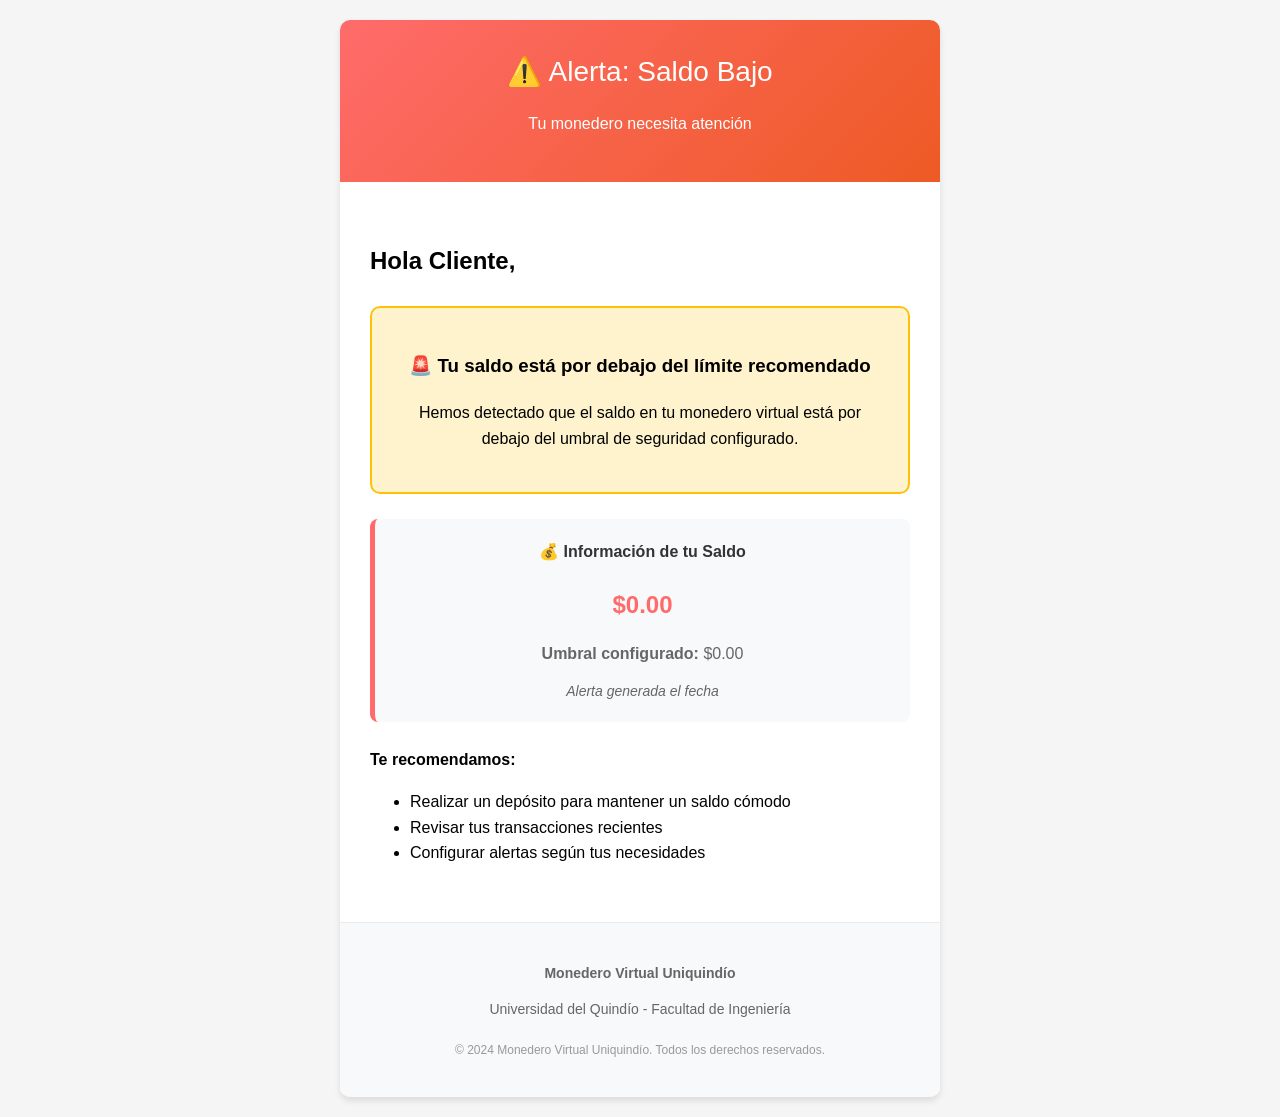
<file: monedero-virtual/src/main/resources/templates/email/alerta-saldo-bajo.html>
<!DOCTYPE html>
<html xmlns:th="http://www.thymeleaf.org">
<head>
    <meta charset="UTF-8">
    <meta name="viewport" content="width=device-width, initial-scale=1.0">
    <title>Alerta: Saldo Bajo - Monedero Virtual Uniquindío</title>
    <style>
        body {
            font-family: 'Segoe UI', Tahoma, Geneva, Verdana, sans-serif;
            line-height: 1.6;
            margin: 0;
            padding: 0;
            background-color: #f5f5f5;
        }
        .container {
            max-width: 600px;
            margin: 20px auto;
            background-color: #ffffff;
            border-radius: 10px;
            box-shadow: 0 4px 6px rgba(0, 0, 0, 0.1);
            overflow: hidden;
        }
        .header {
            background: linear-gradient(135deg, #ff6b6b 0%, #ee5a24 100%);
            color: white;
            padding: 30px 20px;
            text-align: center;
        }
        .header h1 {
            margin: 0;
            font-size: 28px;
            font-weight: 300;
        }
        .content {
            padding: 40px 30px;
        }
        .alert-message {
            background-color: #fff3cd;
            border: 2px solid #ffc107;
            border-radius: 10px;
            padding: 25px;
            margin: 25px 0;
            text-align: center;
        }
        .saldo-info {
            background-color: #f8f9fa;
            padding: 20px;
            border-radius: 8px;
            margin: 25px 0;
            border-left: 5px solid #ff6b6b;
        }
        .saldo-actual {
            font-size: 24px;
            font-weight: bold;
            color: #ff6b6b;
            text-align: center;
            margin: 15px 0;
        }
        .footer {
            background-color: #f8f9fa;
            padding: 25px;
            text-align: center;
            color: #666;
            font-size: 14px;
            border-top: 1px solid #e9ecef;
        }
    </style>
</head>
<body>
    <div class="container">
        <div class="header">
            <h1>⚠️ Alerta: Saldo Bajo</h1>
            <p>Tu monedero necesita atención</p>
        </div>
        
        <div class="content">
            <h2>Hola <span th:text="${nombreCliente}">Cliente</span>,</h2>
            
            <div class="alert-message">
                <h3>🚨 Tu saldo está por debajo del límite recomendado</h3>
                <p>Hemos detectado que el saldo en tu monedero virtual está por debajo del umbral de seguridad configurado.</p>
            </div>
            
            <div class="saldo-info">
                <h4 style="text-align: center; color: #333; margin-top: 0;">💰 Información de tu Saldo</h4>
                <div class="saldo-actual" th:text="${saldoActual}">$0.00</div>
                <p style="text-align: center; color: #666; margin-bottom: 0;">
                    <strong>Umbral configurado:</strong> <span th:text="${umbral}">$0.00</span>
                </p>
                <p style="text-align: center; color: #666; font-size: 14px; margin-bottom: 0;">
                    <em>Alerta generada el <span th:text="${fechaAlerta}">fecha</span></em>
                </p>
            </div>
            
            <p><strong>Te recomendamos:</strong></p>
            <ul>
                <li>Realizar un depósito para mantener un saldo cómodo</li>
                <li>Revisar tus transacciones recientes</li>
                <li>Configurar alertas según tus necesidades</li>
            </ul>
        </div>
        
        <div class="footer">
            <p><strong>Monedero Virtual Uniquindío</strong></p>
            <p>Universidad del Quindío - Facultad de Ingeniería</p>
            <p style="font-size: 12px; color: #999; margin-top: 20px;">
                © <span th:text="${año}">2024</span> Monedero Virtual Uniquindío. Todos los derechos reservados.
            </p>
        </div>
    </div>
</body>
</html>
</file>
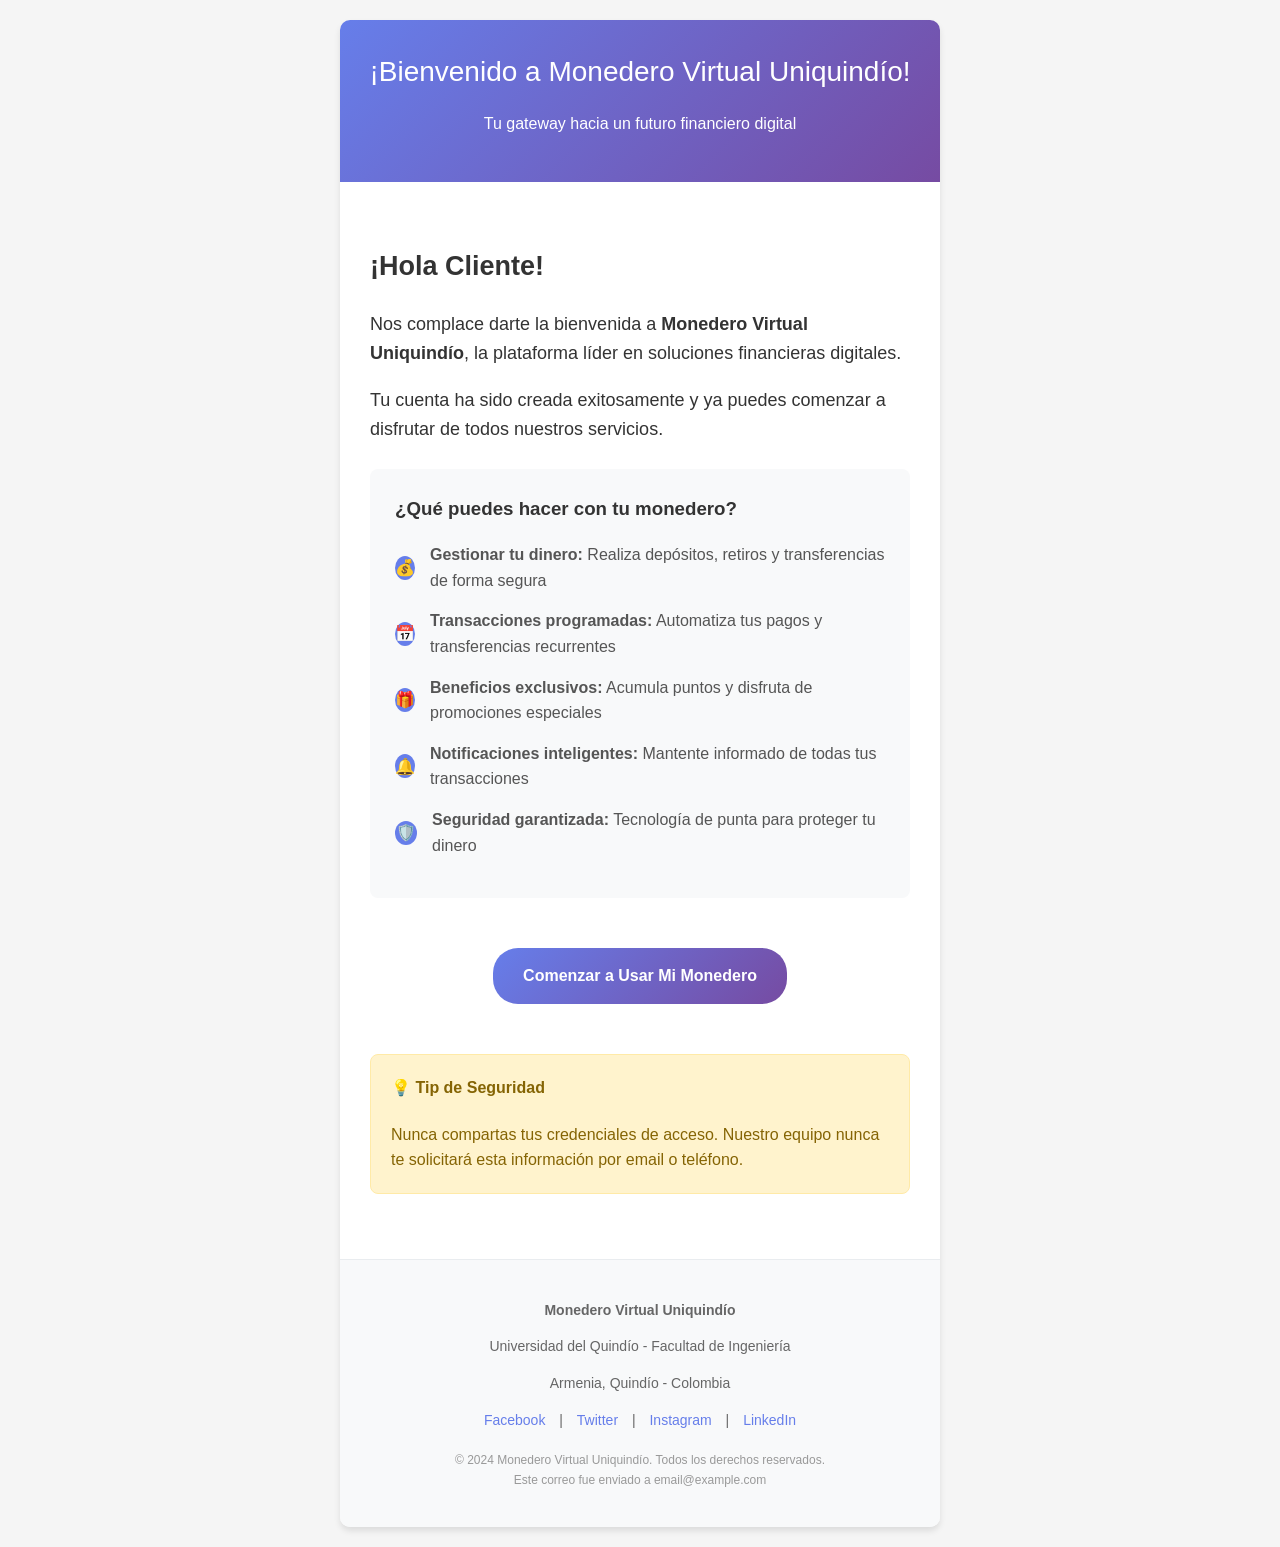
<file: monedero-virtual/src/main/resources/templates/email/bienvenida.html>
<!DOCTYPE html>
<html xmlns:th="http://www.thymeleaf.org">
<head>
    <meta charset="UTF-8">
    <meta name="viewport" content="width=device-width, initial-scale=1.0">
    <title>Bienvenido a Monedero Virtual Uniquindío</title>
    <style>
        body {
            font-family: 'Segoe UI', Tahoma, Geneva, Verdana, sans-serif;
            line-height: 1.6;
            margin: 0;
            padding: 0;
            background-color: #f5f5f5;
        }
        .container {
            max-width: 600px;
            margin: 20px auto;
            background-color: #ffffff;
            border-radius: 10px;
            box-shadow: 0 4px 6px rgba(0, 0, 0, 0.1);
            overflow: hidden;
        }
        .header {
            background: linear-gradient(135deg, #667eea 0%, #764ba2 100%);
            color: white;
            padding: 30px 20px;
            text-align: center;
        }
        .header h1 {
            margin: 0;
            font-size: 28px;
            font-weight: 300;
        }
        .content {
            padding: 40px 30px;
        }
        .welcome-message {
            font-size: 18px;
            color: #333;
            margin-bottom: 25px;
        }
        .features {
            background-color: #f8f9fa;
            padding: 25px;
            border-radius: 8px;
            margin: 25px 0;
        }
        .feature-item {
            display: flex;
            align-items: center;
            margin: 15px 0;
            font-size: 16px;
            color: #555;
        }
        .feature-icon {
            width: 24px;
            height: 24px;
            background-color: #667eea;
            border-radius: 50%;
            margin-right: 15px;
            display: flex;
            align-items: center;
            justify-content: center;
            color: white;
            font-weight: bold;
        }
        .cta-button {
            display: inline-block;
            background: linear-gradient(135deg, #667eea 0%, #764ba2 100%);
            color: white;
            padding: 15px 30px;
            text-decoration: none;
            border-radius: 25px;
            font-weight: bold;
            margin: 20px 0;
            transition: transform 0.3s ease;
        }
        .cta-button:hover {
            transform: translateY(-2px);
        }
        .footer {
            background-color: #f8f9fa;
            padding: 25px;
            text-align: center;
            color: #666;
            font-size: 14px;
            border-top: 1px solid #e9ecef;
        }
        .social-links {
            margin: 15px 0;
        }
        .social-links a {
            display: inline-block;
            margin: 0 10px;
            color: #667eea;
            text-decoration: none;
        }
    </style>
</head>
<body>
    <div class="container">
        <div class="header">
            <h1>¡Bienvenido a Monedero Virtual Uniquindío!</h1>
            <p>Tu gateway hacia un futuro financiero digital</p>
        </div>
        
        <div class="content">
            <div class="welcome-message">
                <h2>¡Hola <span th:text="${nombreCliente}">Cliente</span>!</h2>
                <p>Nos complace darte la bienvenida a <strong>Monedero Virtual Uniquindío</strong>, la plataforma líder en soluciones financieras digitales.</p>
                <p>Tu cuenta ha sido creada exitosamente y ya puedes comenzar a disfrutar de todos nuestros servicios.</p>
            </div>
            
            <div class="features">
                <h3 style="color: #333; margin-top: 0;">¿Qué puedes hacer con tu monedero?</h3>
                
                <div class="feature-item">
                    <div class="feature-icon">💰</div>
                    <div>
                        <strong>Gestionar tu dinero:</strong> Realiza depósitos, retiros y transferencias de forma segura
                    </div>
                </div>
                
                <div class="feature-item">
                    <div class="feature-icon">📅</div>
                    <div>
                        <strong>Transacciones programadas:</strong> Automatiza tus pagos y transferencias recurrentes
                    </div>
                </div>
                
                <div class="feature-item">
                    <div class="feature-icon">🎁</div>
                    <div>
                        <strong>Beneficios exclusivos:</strong> Acumula puntos y disfruta de promociones especiales
                    </div>
                </div>
                
                <div class="feature-item">
                    <div class="feature-icon">🔔</div>
                    <div>
                        <strong>Notificaciones inteligentes:</strong> Mantente informado de todas tus transacciones
                    </div>
                </div>
                
                <div class="feature-item">
                    <div class="feature-icon">🛡️</div>
                    <div>
                        <strong>Seguridad garantizada:</strong> Tecnología de punta para proteger tu dinero
                    </div>
                </div>
            </div>
            
            <div style="text-align: center; margin: 30px 0;">
                <a href="#" class="cta-button">Comenzar a Usar Mi Monedero</a>
            </div>
            
            <div style="background-color: #fff3cd; border: 1px solid #ffeaa7; border-radius: 8px; padding: 20px; margin: 25px 0;">
                <h4 style="color: #856404; margin-top: 0;">💡 Tip de Seguridad</h4>
                <p style="color: #856404; margin-bottom: 0;">
                    Nunca compartas tus credenciales de acceso. Nuestro equipo nunca te solicitará esta información por email o teléfono.
                </p>
            </div>
        </div>
        
        <div class="footer">
            <p><strong>Monedero Virtual Uniquindío</strong></p>
            <p>Universidad del Quindío - Facultad de Ingeniería</p>
            <p>Armenia, Quindío - Colombia</p>
            
            <div class="social-links">
                <a href="#">Facebook</a> |
                <a href="#">Twitter</a> |
                <a href="#">Instagram</a> |
                <a href="#">LinkedIn</a>
            </div>
            
            <p style="font-size: 12px; color: #999; margin-top: 20px;">
                © <span th:text="${año}">2024</span> Monedero Virtual Uniquindío. Todos los derechos reservados.<br>
                Este correo fue enviado a <span th:text="${emailCliente}">email@example.com</span>
            </p>
        </div>
    </div>
</body>
</html>
</file>
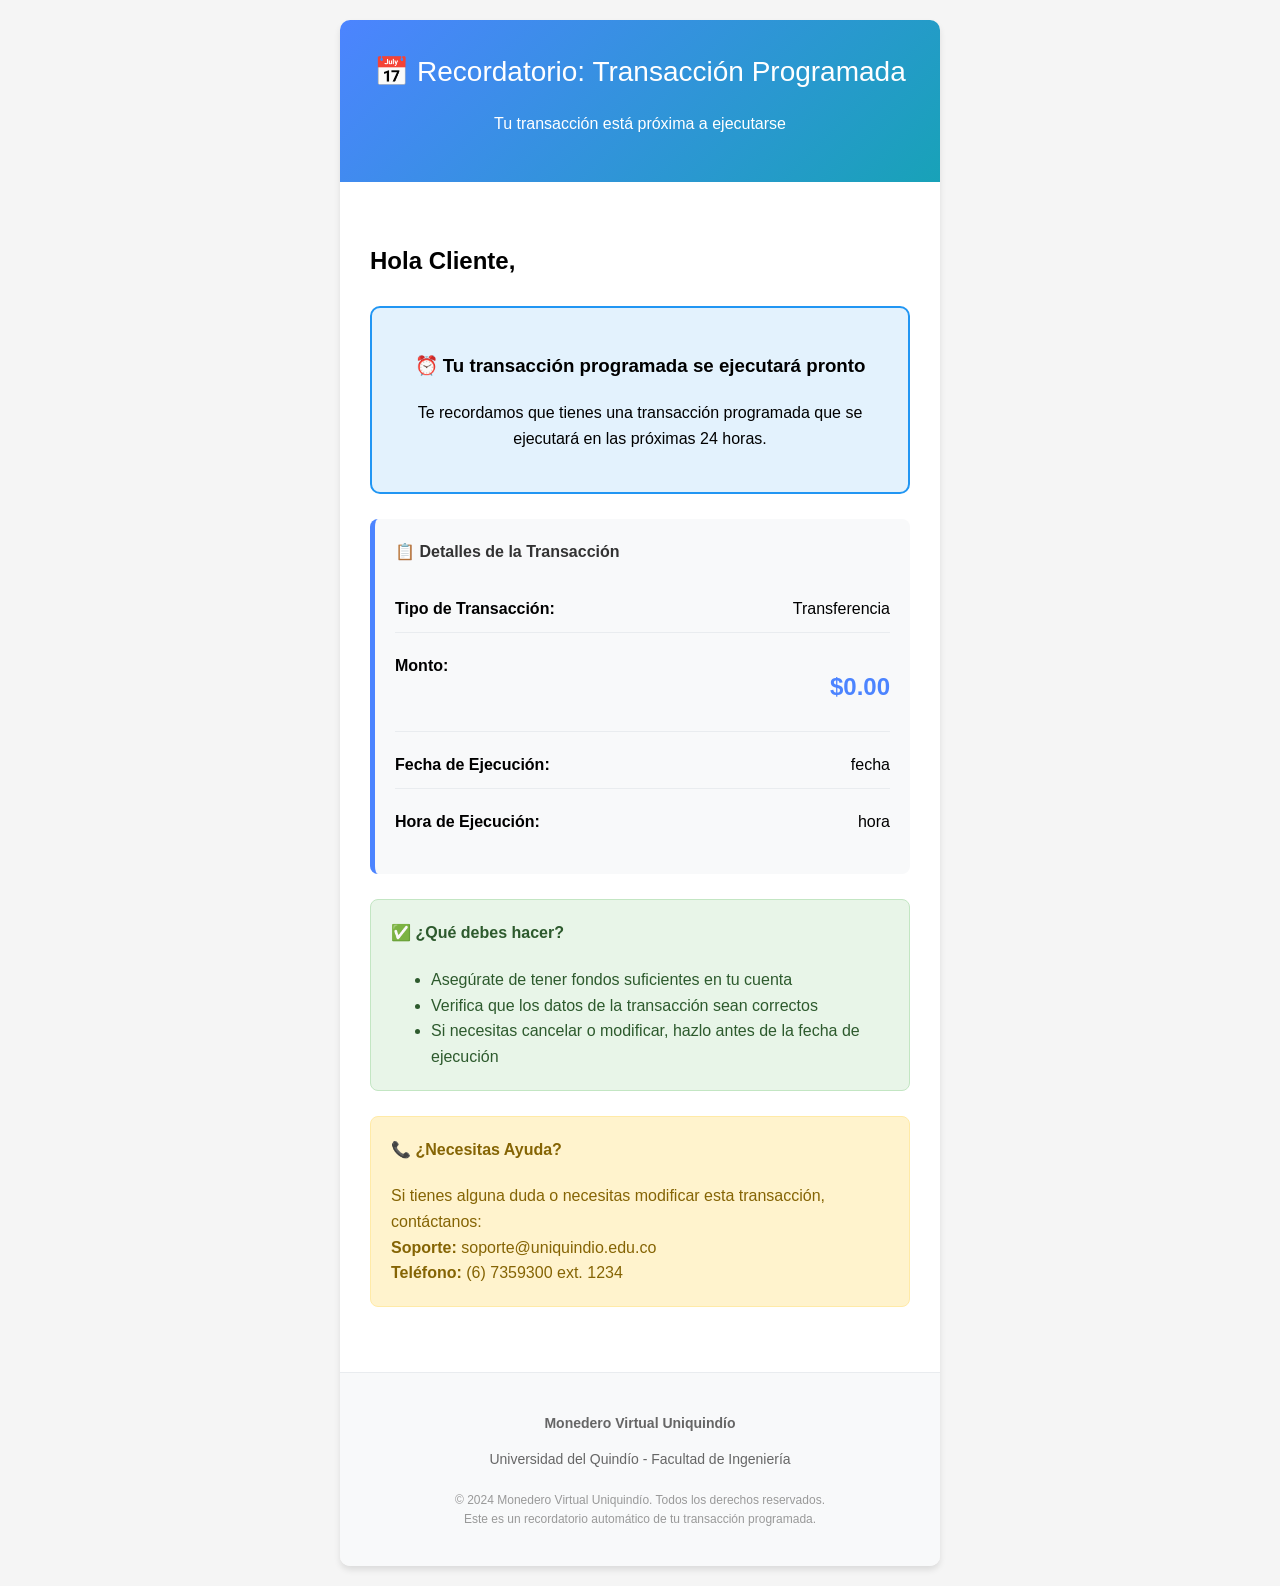
<file: monedero-virtual/src/main/resources/templates/email/recordatorio-transaccion.html>
<!DOCTYPE html>
<html xmlns:th="http://www.thymeleaf.org">
<head>
    <meta charset="UTF-8">
    <meta name="viewport" content="width=device-width, initial-scale=1.0">
    <title>Recordatorio: Transacción Programada - Monedero Virtual Uniquindío</title>
    <style>
        body {
            font-family: 'Segoe UI', Tahoma, Geneva, Verdana, sans-serif;
            line-height: 1.6;
            margin: 0;
            padding: 0;
            background-color: #f5f5f5;
        }
        .container {
            max-width: 600px;
            margin: 20px auto;
            background-color: #ffffff;
            border-radius: 10px;
            box-shadow: 0 4px 6px rgba(0, 0, 0, 0.1);
            overflow: hidden;
        }
        .header {
            background: linear-gradient(135deg, #4c84ff 0%, #18a2b8 100%);
            color: white;
            padding: 30px 20px;
            text-align: center;
        }
        .header h1 {
            margin: 0;
            font-size: 28px;
            font-weight: 300;
        }
        .content {
            padding: 40px 30px;
        }
        .reminder-message {
            background-color: #e3f2fd;
            border: 2px solid #2196f3;
            border-radius: 10px;
            padding: 25px;
            margin: 25px 0;
            text-align: center;
        }
        .transaction-info {
            background-color: #f8f9fa;
            padding: 20px;
            border-radius: 8px;
            margin: 25px 0;
            border-left: 5px solid #4c84ff;
        }
        .transaction-detail {
            display: flex;
            justify-content: space-between;
            margin: 10px 0;
            padding: 10px 0;
            border-bottom: 1px solid #e9ecef;
        }
        .transaction-detail:last-child {
            border-bottom: none;
        }
        .amount {
            font-size: 24px;
            font-weight: bold;
            color: #4c84ff;
            text-align: center;
            margin: 15px 0;
        }
        .footer {
            background-color: #f8f9fa;
            padding: 25px;
            text-align: center;
            color: #666;
            font-size: 14px;
            border-top: 1px solid #e9ecef;
        }
    </style>
</head>
<body>
    <div class="container">
        <div class="header">
            <h1>📅 Recordatorio: Transacción Programada</h1>
            <p>Tu transacción está próxima a ejecutarse</p>
        </div>
        
        <div class="content">
            <h2>Hola <span th:text="${nombreCliente}">Cliente</span>,</h2>
            
            <div class="reminder-message">
                <h3>⏰ Tu transacción programada se ejecutará pronto</h3>
                <p>Te recordamos que tienes una transacción programada que se ejecutará en las próximas 24 horas.</p>
            </div>
            
            <div class="transaction-info">
                <h4 style="color: #333; margin-top: 0;">📋 Detalles de la Transacción</h4>
                
                <div class="transaction-detail">
                    <span><strong>Tipo de Transacción:</strong></span>
                    <span th:text="${tipoTransaccion}">Transferencia</span>
                </div>
                
                <div class="transaction-detail">
                    <span><strong>Monto:</strong></span>
                    <span th:text="${monto}" class="amount">$0.00</span>
                </div>
                
                <div class="transaction-detail">
                    <span><strong>Fecha de Ejecución:</strong></span>
                    <span th:text="${fechaEjecucion}">fecha</span>
                </div>
                
                <div class="transaction-detail">
                    <span><strong>Hora de Ejecución:</strong></span>
                    <span th:text="${horaEjecucion}">hora</span>
                </div>
            </div>
            
            <div style="background-color: #e8f5e8; border: 1px solid #c3e6c3; border-radius: 8px; padding: 20px; margin: 25px 0;">
                <h4 style="color: #2d5a2d; margin-top: 0;">✅ ¿Qué debes hacer?</h4>
                <ul style="color: #2d5a2d; margin-bottom: 0;">
                    <li>Asegúrate de tener fondos suficientes en tu cuenta</li>
                    <li>Verifica que los datos de la transacción sean correctos</li>
                    <li>Si necesitas cancelar o modificar, hazlo antes de la fecha de ejecución</li>
                </ul>
            </div>
            
            <div style="background-color: #fff3cd; border: 1px solid #ffeaa7; border-radius: 8px; padding: 20px; margin: 25px 0;">
                <h4 style="color: #856404; margin-top: 0;">📞 ¿Necesitas Ayuda?</h4>
                <p style="color: #856404; margin-bottom: 0;">
                    Si tienes alguna duda o necesitas modificar esta transacción, contáctanos:
                    <br><strong>Soporte:</strong> soporte@uniquindio.edu.co
                    <br><strong>Teléfono:</strong> (6) 7359300 ext. 1234
                </p>
            </div>
        </div>
        
        <div class="footer">
            <p><strong>Monedero Virtual Uniquindío</strong></p>
            <p>Universidad del Quindío - Facultad de Ingeniería</p>
            <p style="font-size: 12px; color: #999; margin-top: 20px;">
                © <span th:text="${año}">2024</span> Monedero Virtual Uniquindío. Todos los derechos reservados.<br>
                Este es un recordatorio automático de tu transacción programada.
            </p>
        </div>
    </div>
</body>
</html>
</file>
